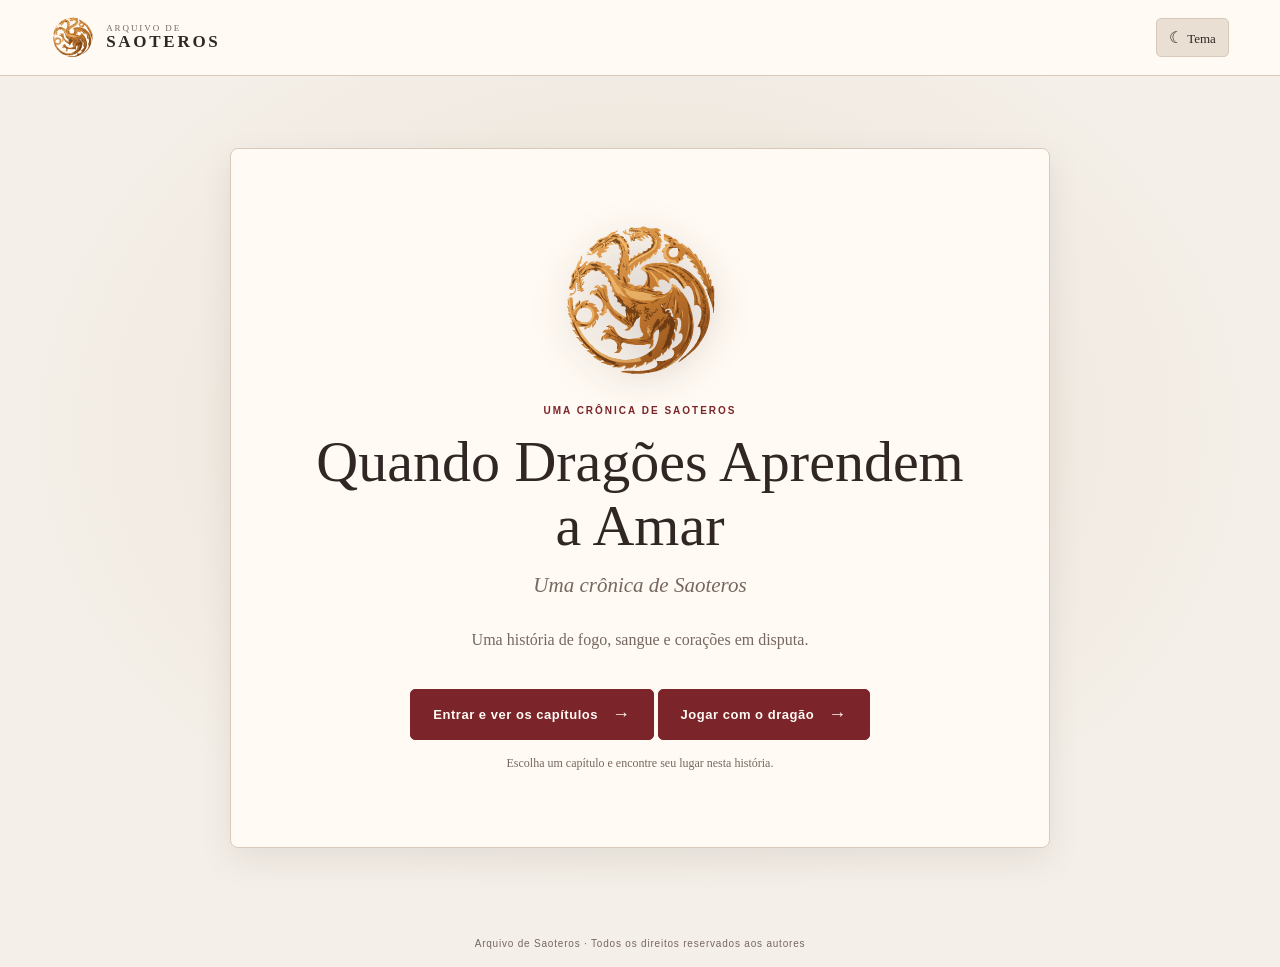
<file: saoteros_fic/index.html>
<!doctype html>
<html lang="pt-BR">
  <head>
    <meta charset="UTF-8" />
    <meta name="viewport" content="width=device-width, initial-scale=1.0" />
    <meta name="theme-color" content="#241719" />
    <meta
      name="description"
      content="Entre no Arquivo de Saoteros e leia Quando Dragões Aprendem a Amar."
    />
    <title>Arquivo de Saoteros</title>
    <link rel="icon" href="assets/targaryen-sigil.svg" type="image/svg+xml" />
    <link rel="stylesheet" href="styles.css" />
  </head>
  <body class="home-page">
    <header class="site-header">
      <a class="brand" href="index.html" aria-label="Página inicial">
        <img src="assets/targaryen-sigil.svg" alt="" class="sigil" />
        <span><small>ARQUIVO DE</small><strong>SAOTEROS</strong></span>
      </a>
      <div class="header-actions">
        <button
          id="themeToggle"
          class="icon-button"
          type="button"
          aria-label="Alternar tema"
          title="Alternar tema"
        >
          ☾ <span>Tema</span>
        </button>
      </div>
    </header>

    <main class="home-main">
      <section class="home-card" aria-labelledby="homeTitle">
        <img
          class="home-sigil"
          src="assets/targaryen-sigil.svg"
          alt="Símbolo do Arquivo de Saoteros"
        />
        <p class="eyebrow">UMA CRÔNICA DE SAOTEROS</p>
        <h1 id="homeTitle">Quando Dragões Aprendem a Amar</h1>
        <p class="home-subtitle" id="homeSubtitle">Uma crônica de Saoteros</p>
        <p class="home-summary" id="homeSummary">
          Uma história de fogo, sangue e corações em disputa.
        </p>
        <a class="home-cta" href="chapters.html"
          >Entrar e ver os capítulos <span aria-hidden="true">→</span></a
        >
        <a class="home-cta" href="game.html">
          Jogar com o dragão <span aria-hidden="true">→</span>
        </a>
        <p class="home-note">
          Escolha um capítulo e encontre seu lugar nesta história.
        </p>
      </section>
    </main>
    <footer class="home-footer">
      Arquivo de Saoteros · Todos os direitos reservados aos autores
    </footer>

    <script src="story.js"></script>
    <script src="home.js"></script>
  </body>
</html>
</file>
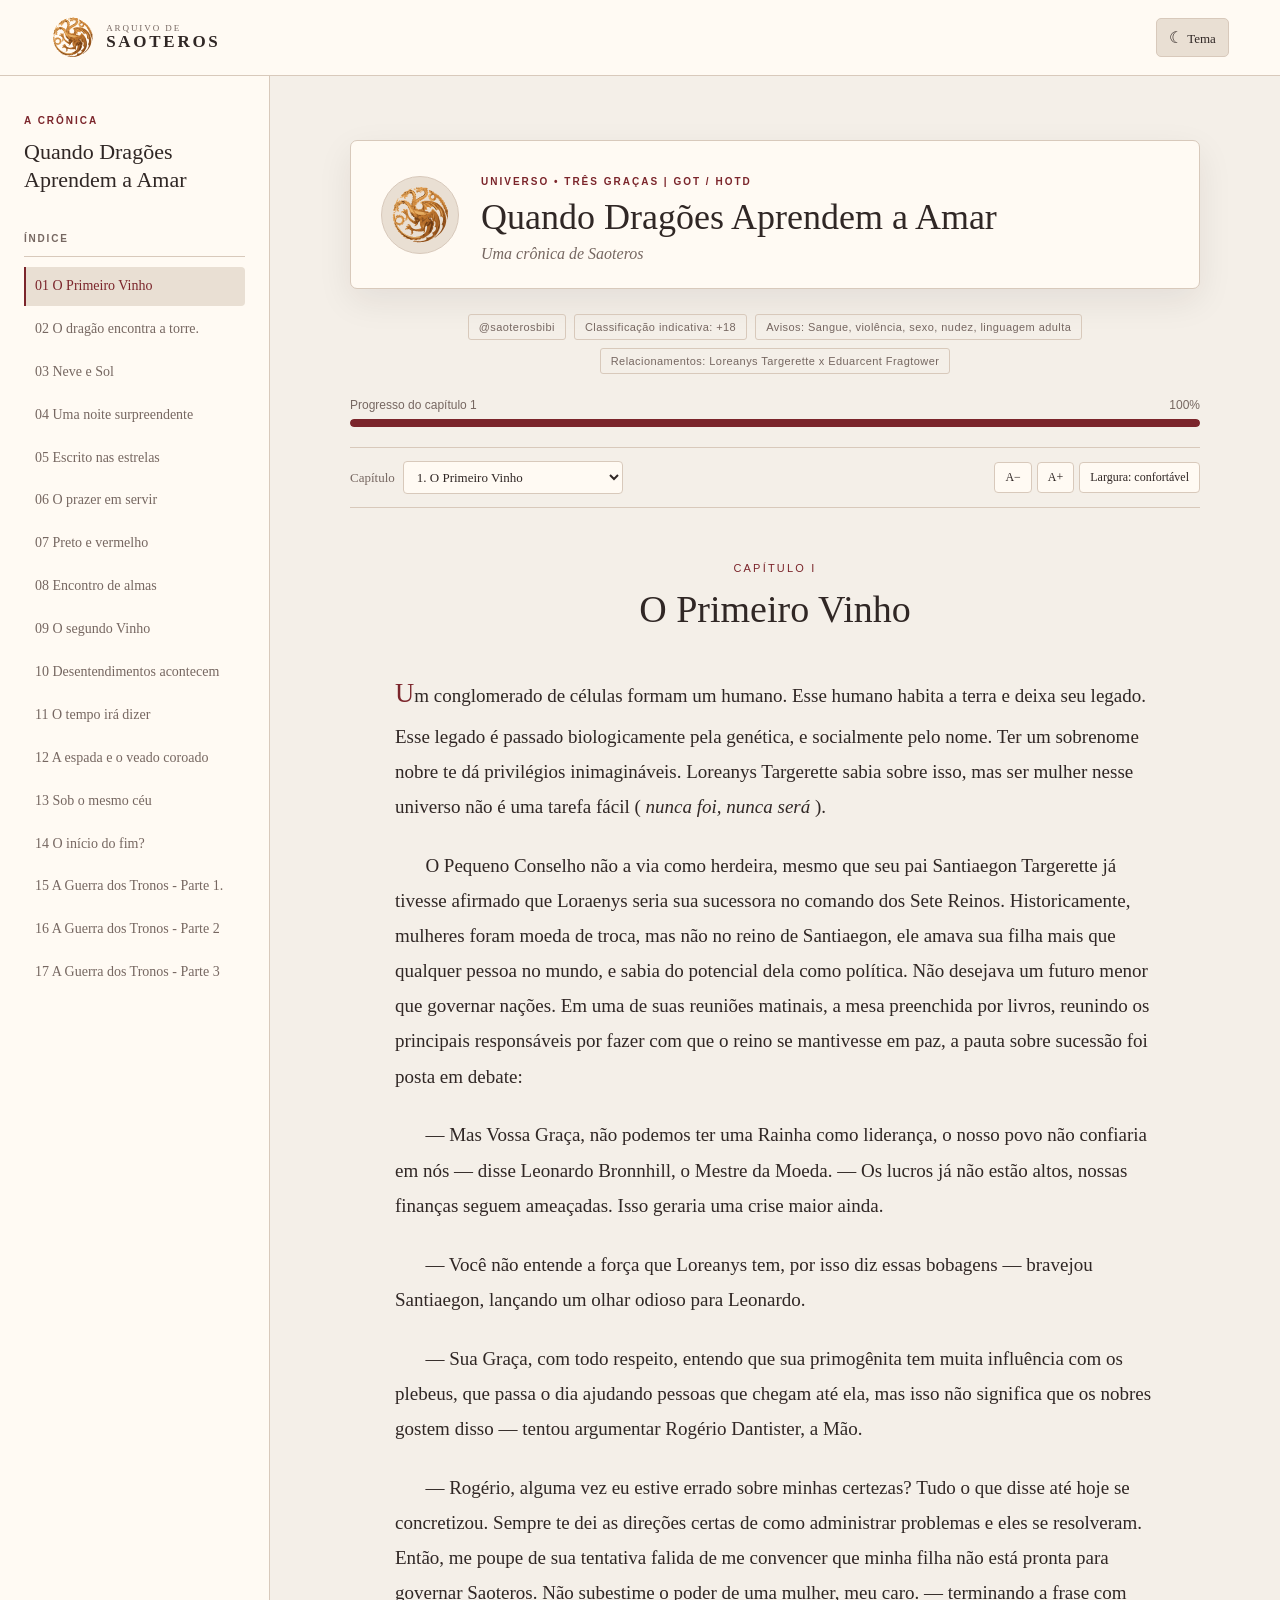
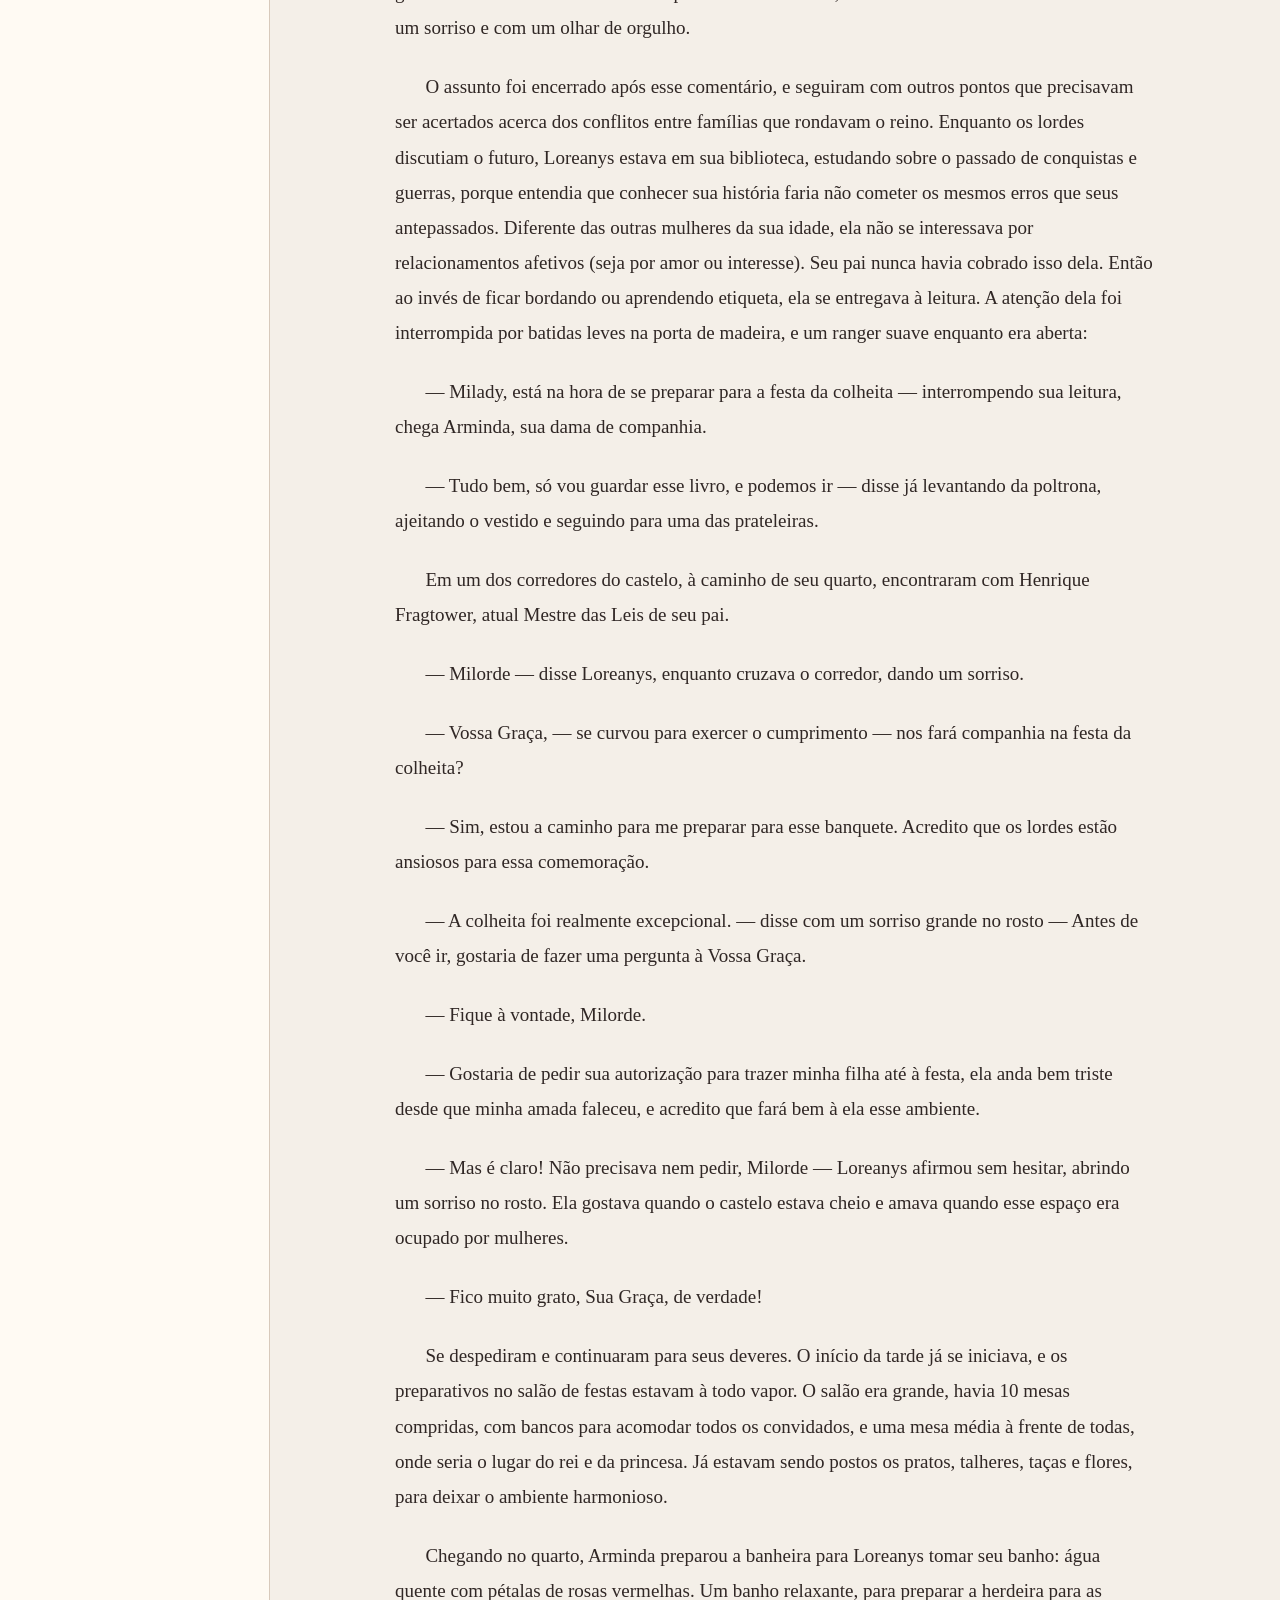
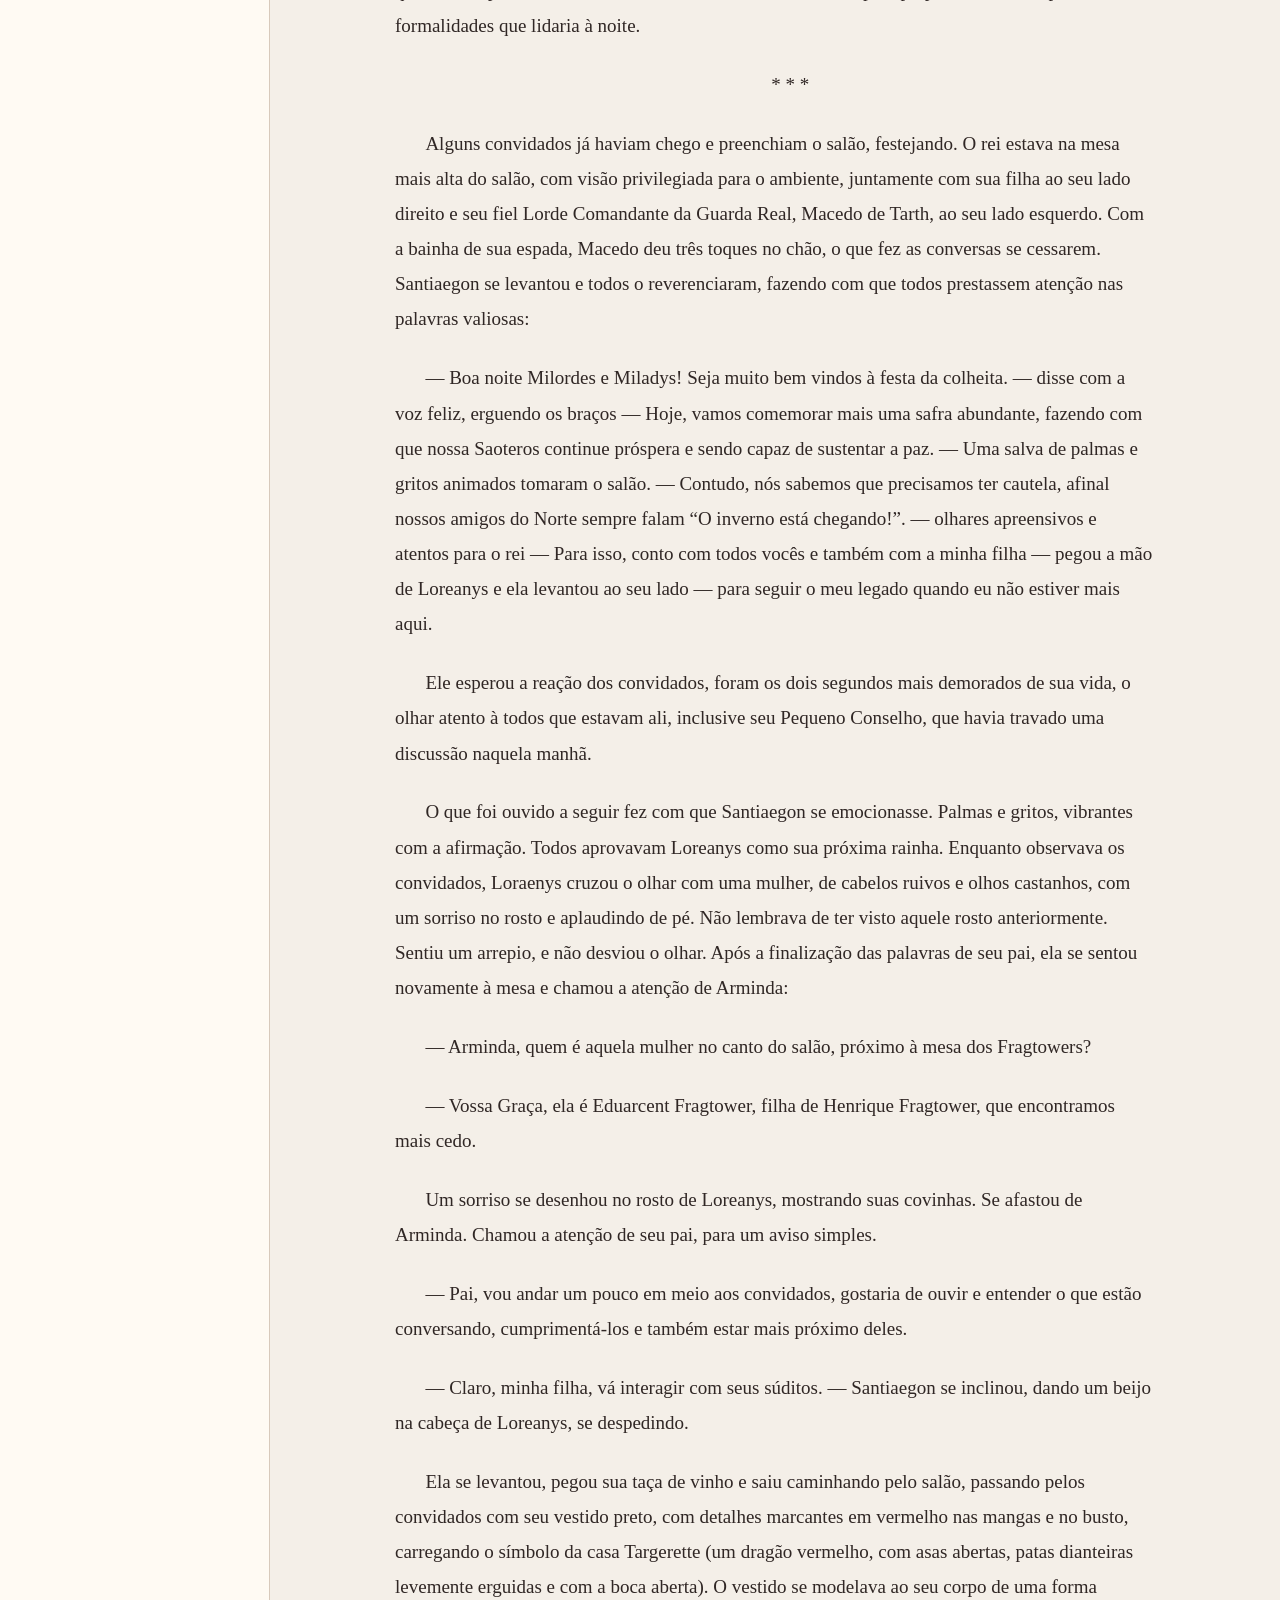
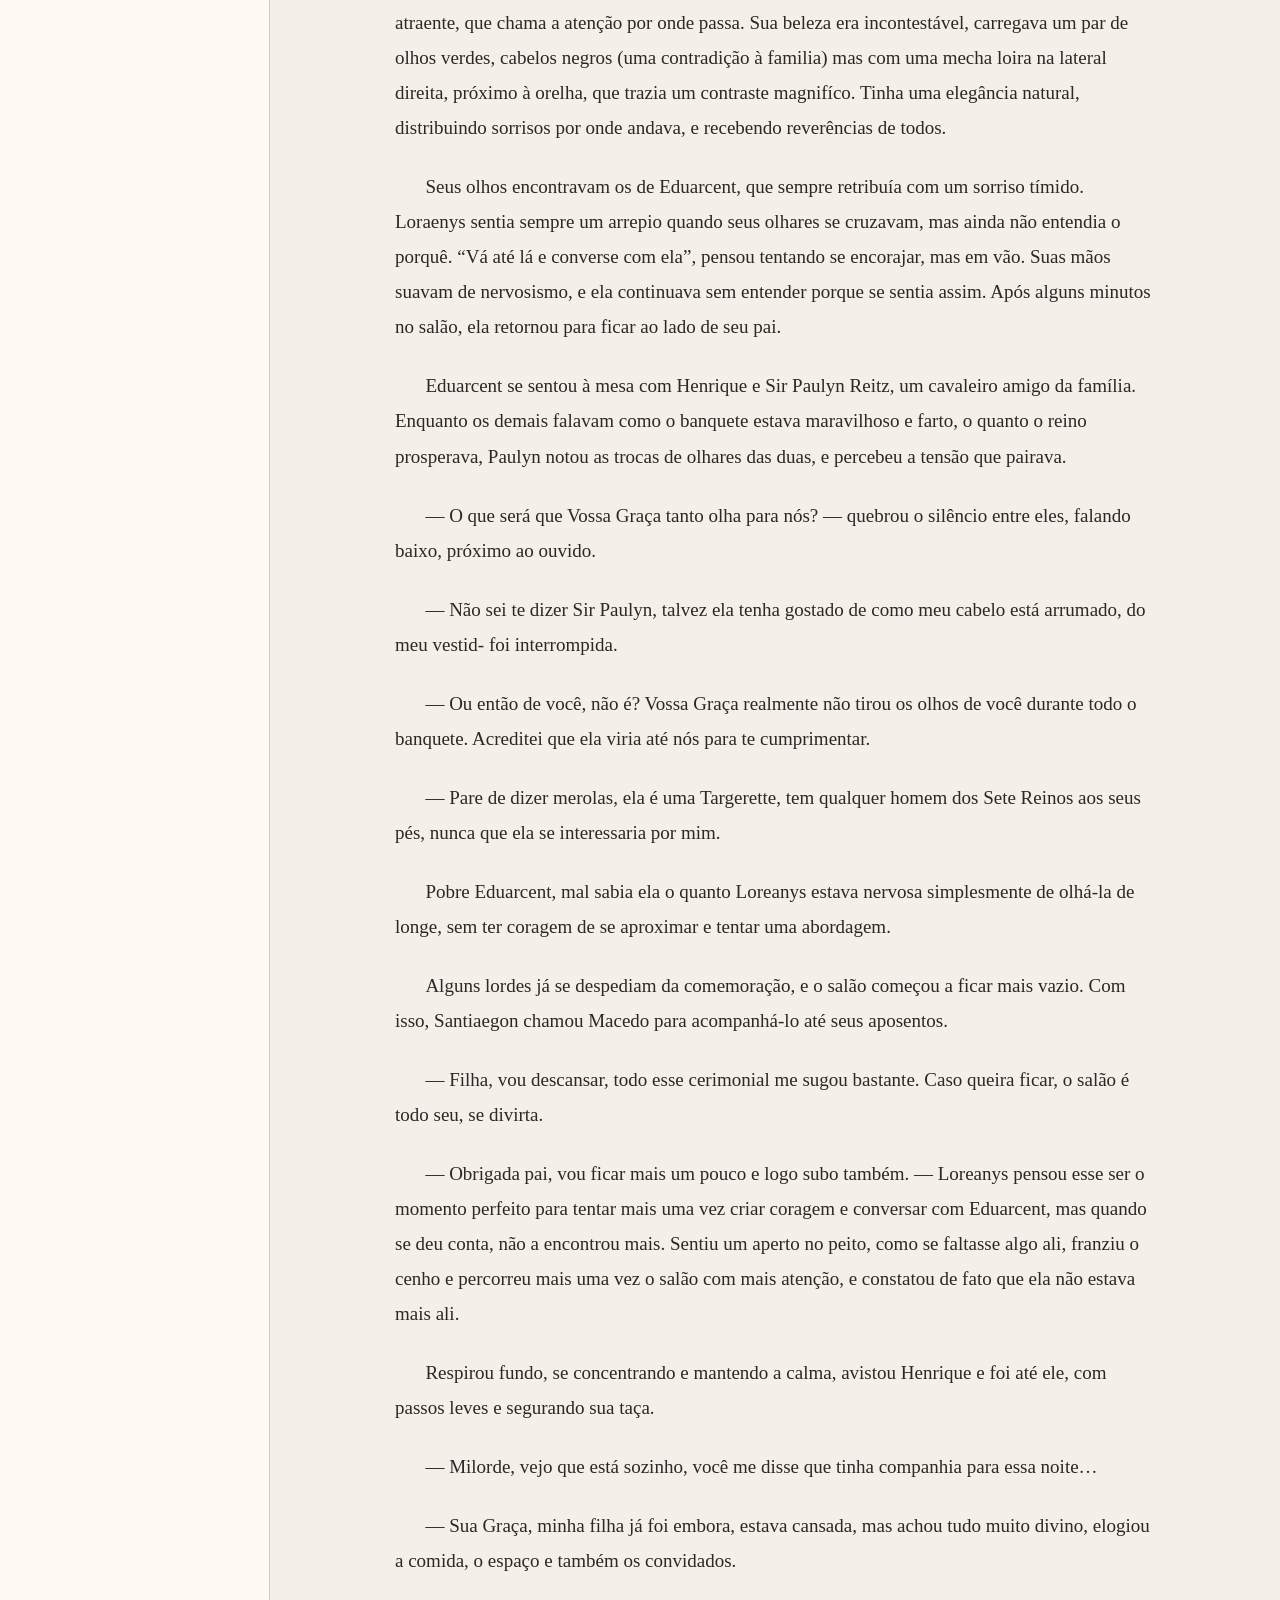
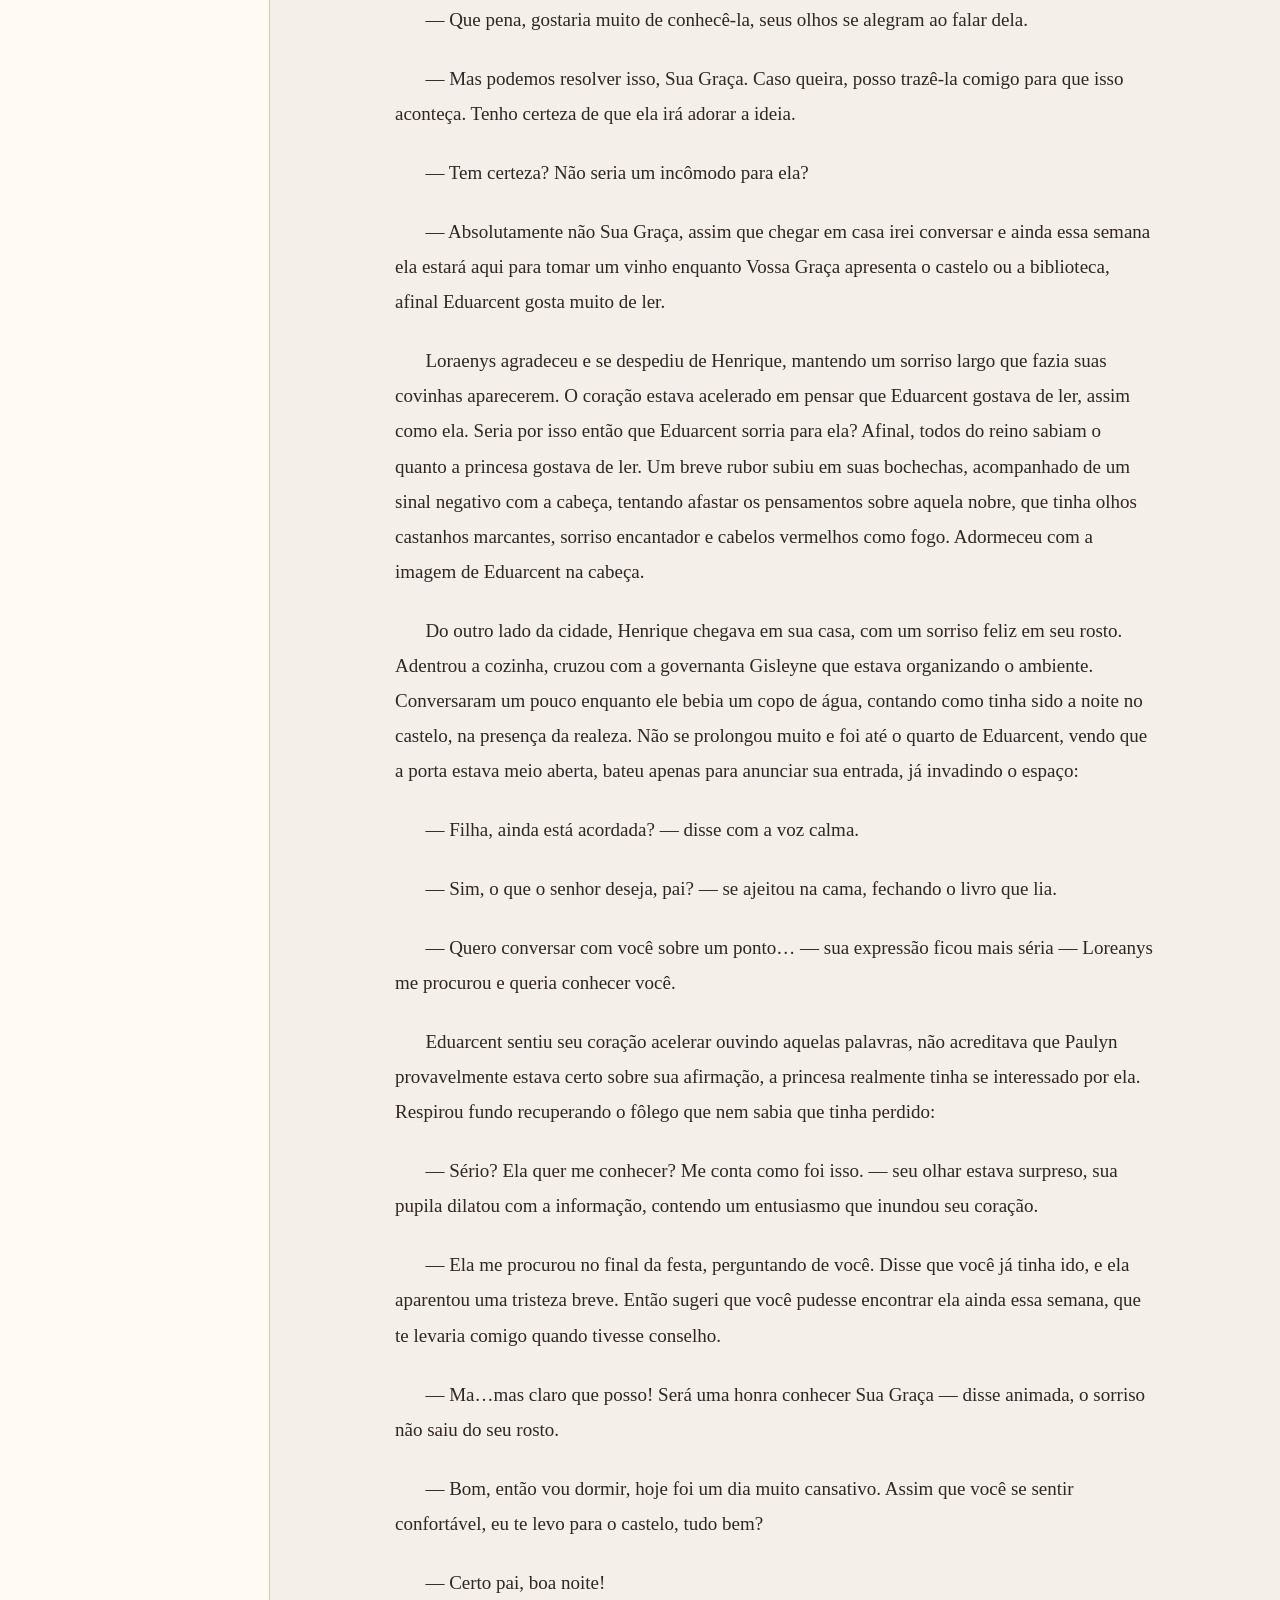
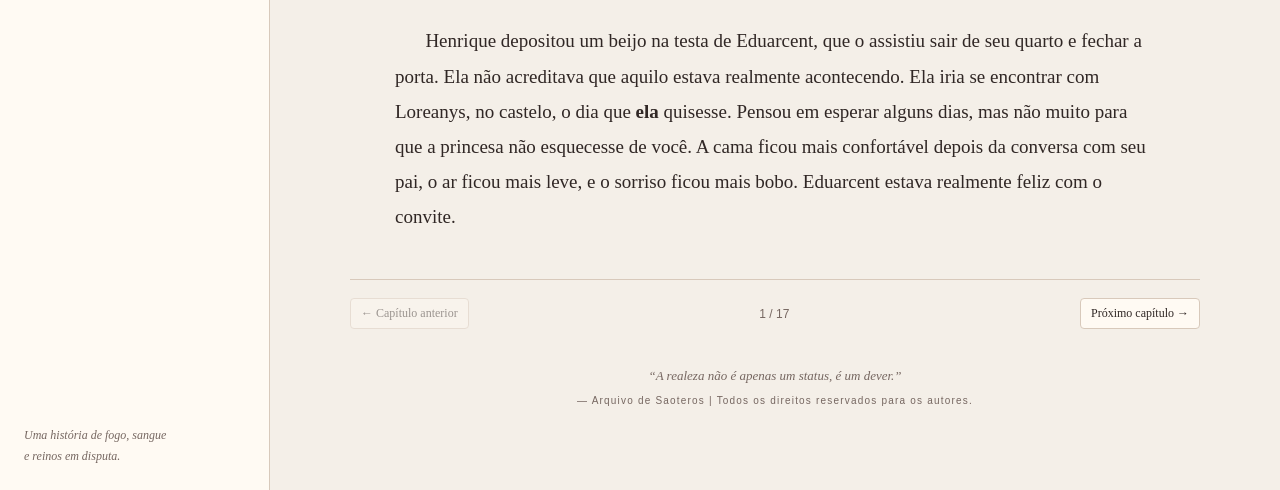
<file: saoteros_fic/chapters.html>
<!DOCTYPE html>
<html lang="pt-BR">
<head>
  <meta charset="UTF-8">
  <meta name="viewport" content="width=device-width, initial-scale=1.0">
  <meta name="theme-color" content="#241719">
  <meta name="description" content="Leia Quando Dragões Aprendem a Amar no Arquivo de Saoteros.">
  <title>Capítulos — Arquivo de Saoteros</title>
  <link rel="icon" href="assets/targaryen-sigil.svg" type="image/svg+xml">
  <link rel="stylesheet" href="styles.css">
</head>
<body>
  <header class="site-header">
    <a class="brand" href="index.html" aria-label="Voltar à página inicial">
      <img src="assets/targaryen-sigil.svg" alt="" class="sigil">
      <span><small>ARQUIVO DE</small><strong>SAOTEROS</strong></span>
    </a>
    <div class="header-actions">
      <button id="themeToggle" class="icon-button" type="button" aria-label="Alternar tema" title="Alternar tema">☾ <span>Tema</span></button>
      <button id="contentsToggle" class="icon-button mobile-only" type="button" aria-expanded="false">☰ <span>Capítulos</span></button>
    </div>
  </header>

  <main class="layout">
    <aside class="sidebar" id="sidebar">
      <div class="sidebar-heading">
        <span class="eyebrow">A CRÔNICA</span>
        <h2 id="sidebarTitle">Quando Dragões<br>Aprendem a Amar</h2>
      </div>
      <nav aria-label="Capítulos">
        <h3>ÍNDICE</h3>
        <ol id="chapterList" class="chapter-list"></ol>
      </nav>
      <div class="sidebar-foot">Uma história de fogo, sangue<br>e reinos em disputa.</div>
    </aside>

    <section class="reading-area">
      <div class="story-banner">
        <div class="banner-symbol"><img src="assets/targaryen-sigil.svg" alt="Emblema estilizado de dragão de três cabeças"></div>
        <div>
          <p class="eyebrow" id="storyFandom">UNIVERSO • TRÊS GRAÇAS | GOT / HOTD</p>
          <h1 id="storyTitle">Quando Dragões Aprendem a Amar</h1>
          <p class="story-subtitle" id="storySubtitle">Uma crônica de Saoteros</p>
        </div>
      </div>

      <div class="story-meta" id="storyMeta"></div>
      <section class="reading-progress" aria-label="Progresso do capítulo atual">
        <div class="reading-progress-label">
          <span id="readingProgressLabel">Progresso deste capítulo</span>
          <span id="readingProgressValue">0%</span>
        </div>
        <progress id="readingProgressBar" max="100" value="0" aria-label="Progresso do capítulo atual">0%</progress>
      </section>
      <div class="reader-toolbar">
        <div class="chapter-select-wrap">
          <label for="chapterSelect">Capítulo</label>
          <select id="chapterSelect"></select>
        </div>
        <div class="reading-controls">
          <button id="fontDown" type="button" aria-label="Diminuir fonte">A−</button>
          <button id="fontUp" type="button" aria-label="Aumentar fonte">A+</button>
          <button id="widthToggle" type="button" aria-pressed="false">Largura: confortável</button>
        </div>
      </div>

      <article class="chapter">
        <div class="chapter-kicker" id="chapterKicker">CAPÍTULO I</div>
        <h2 id="chapterTitle">Prólogo</h2>
        <div class="chapter-content" id="chapterContent"></div>
      </article>

      <nav class="chapter-navigation" aria-label="Navegação entre capítulos">
        <button id="prevChapter" type="button">← Capítulo anterior</button>
        <span id="chapterCounter">1 / 1</span>
        <button id="nextChapter" type="button">Próximo capítulo →</button>
      </nav>
      <footer class="reader-footer">“A realeza não é apenas um status, é um dever.”<br><span>— Arquivo de Saoteros | Todos os direitos reservados para os autores.</span></footer>
    </section>
  </main> 
  <script src="story.js"></script>
  <script src="app.js"></script>
</body>
</html>
</file>
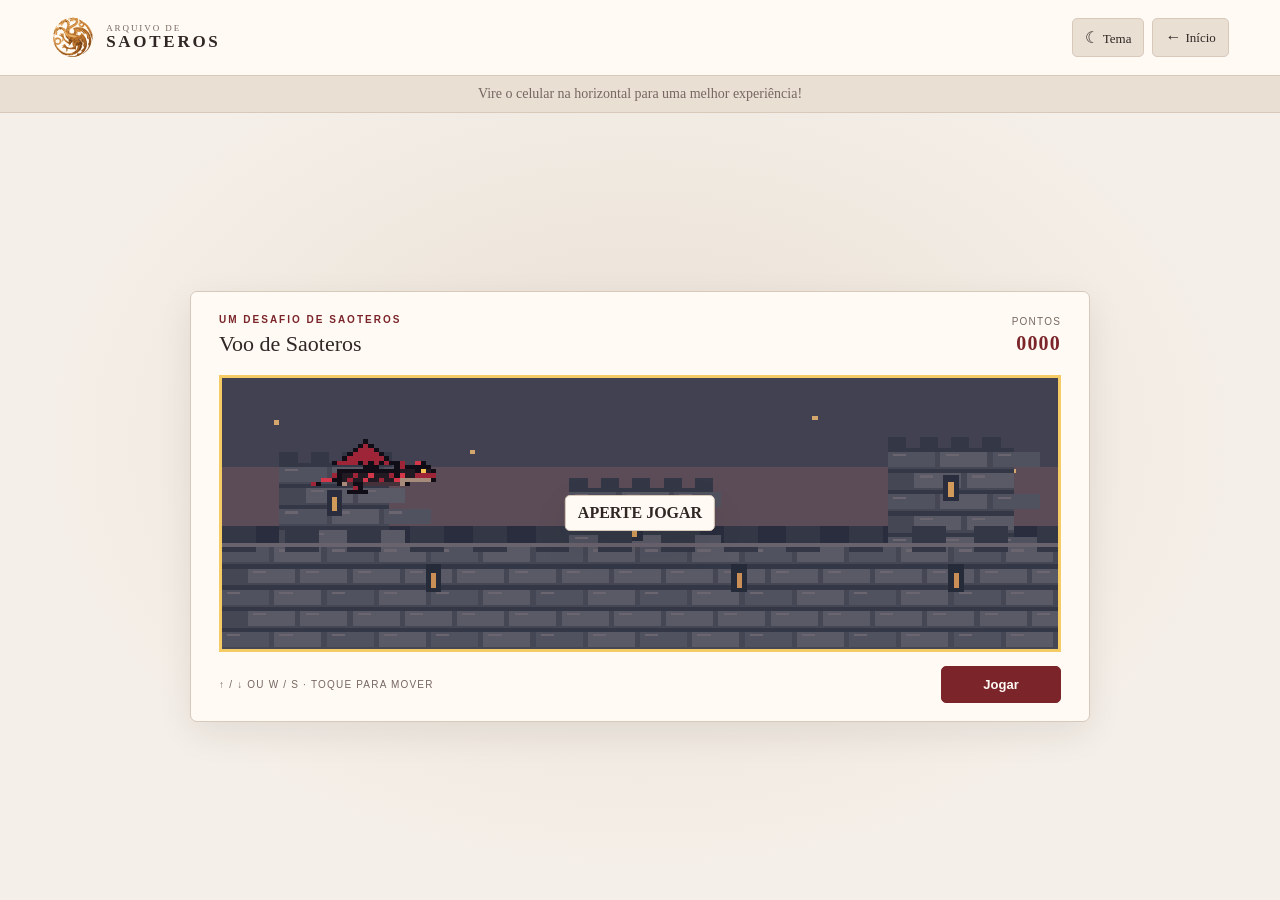
<file: saoteros_fic/game.html>
<!doctype html>
<html lang="pt-BR">
  <head>
    <meta charset="UTF-8" />
    <meta name="viewport" content="width=device-width, initial-scale=1.0" />
    <meta name="theme-color" content="#241719" />
    <meta
      name="description"
      content="Jogue Voo de Saoteros e guie o dragão pelos pilares da muralha."
    />
    <title>Voo de Saoteros — Arquivo de Saoteros</title>
    <link rel="icon" href="assets/targaryen-sigil.svg" type="image/svg+xml" />
    <link rel="stylesheet" href="styles.css" />
  </head>
  <body class="game-page">
    <header class="site-header">
      <a class="brand" href="index.html" aria-label="Voltar à página inicial">
        <img src="assets/targaryen-sigil.svg" alt="" class="sigil" />
        <span><small>ARQUIVO DE</small><strong>SAOTEROS</strong></span>
      </a>
      <div class="header-actions">
        <button
          id="themeToggle"
          class="icon-button"
          type="button"
          aria-label="Alternar tema"
          title="Alternar tema"
        >
          ☾ <span>Tema</span>
        </button>
        <a
          class="icon-button game-home-link"
          href="index.html"
          aria-label="Voltar à página inicial"
        >
          ← <span>Início</span>
        </a>
      </div>
    </header>
    <p class="orientation-note">
      Vire o celular na horizontal para uma melhor experiência!
    </p>
    <main class="game-main">
      <section class="dragon-game" aria-labelledby="gameTitle">
        <div class="game-heading">
          <div>
            <p class="eyebrow">UM DESAFIO DE SAOTEROS</p>
            <h1 id="gameTitle">Voo de Saoteros</h1>
          </div>
          <p class="game-score" aria-live="polite">
            PONTOS <strong id="gameScore">0000</strong>
          </p>
        </div>
        <div class="game-board" id="gameBoard">
          <canvas
            id="dragonCanvas"
            aria-label="Jogo de voo: mova o dragão para cima ou para baixo e atravesse as aberturas"
          ></canvas>
          <div class="game-message" id="gameMessage" aria-live="polite">
            APERTE JOGAR
          </div>
        </div>
        <div class="game-controls">
          <span>↑ / ↓ OU W / S · TOQUE PARA MOVER</span>
          <button class="game-button" id="gameButton" type="button">
            Jogar
          </button>
        </div>
      </section>
    </main>
    <script src="dragon-game.js"></script>
  </body>
</html>
</file>
<file: saoteros_fic/styles.css>
:root {
  --bg: #f4efe8;
  --surface: #fffaf3;
  --surface-2: #e9dfd3;
  --text: #302725;
  --muted: #766761;
  --accent: #7b252b;
  --accent-2: #a44b40;
  --border: #d8c9bb;
  --shadow: 0 12px 35px rgba(44, 23, 22, 0.08);
  --reader-size: 19px;
}
[data-theme="dark"] {
  --bg: #171314;
  --surface: #211a1b;
  --surface-2: #2b2223;
  --text: #e8ddd1;
  --muted: #b5a39a;
  --accent: #c16a61;
  --accent-2: #df9587;
  --border: #493637;
  --shadow: 0 12px 35px rgba(0, 0, 0, 0.2);
}
* {
  box-sizing: border-box;
}
html {
  scroll-behavior: smooth;
}
body {
  margin: 0;
  background: var(--bg);
  color: var(--text);
  font-family: Georgia, "Times New Roman", serif;
  transition:
    background 0.2s,
    color 0.2s;
}
button,
select {
  font: inherit;
}
button {
  cursor: pointer;
}
.site-header {
  height: 76px;
  display: flex;
  justify-content: space-between;
  align-items: center;
  padding: 0 clamp(18px, 4vw, 56px);
  background: var(--surface);
  border-bottom: 1px solid var(--border);
}
.brand {
  display: flex;
  gap: 12px;
  align-items: center;
  color: var(--text);
  text-decoration: none;
}
.sigil {
  width: 43px;
  height: 43px;
}
.brand span {
  display: flex;
  flex-direction: column;
  line-height: 1.05;
  letter-spacing: 0.12em;
}
.brand small {
  font-size: 9px;
  color: var(--muted);
}
.brand strong {
  font-size: 17px;
  letter-spacing: 0.16em;
}
.header-actions {
  display: flex;
  gap: 8px;
}
.icon-button {
  border: 1px solid var(--border);
  background: var(--surface-2);
  color: var(--text);
  padding: 9px 12px;
  border-radius: 5px;
}
.icon-button span {
  font-size: 13px;
}
.mobile-only {
  display: none;
}
.layout {
  display: grid;
  grid-template-columns: 270px minmax(0, 1fr);
  max-width: 1440px;
  margin: 0 auto;
  min-height: calc(100vh - 76px);
}
.sidebar {
  background: var(--surface);
  border-right: 1px solid var(--border);
  padding: 34px 24px 24px;
  display: flex;
  flex-direction: column;
}
.eyebrow {
  color: var(--accent);
  font-size: 10px;
  letter-spacing: 0.2em;
  font-family: Arial, sans-serif;
  font-weight: bold;
}
.sidebar-heading h2 {
  font-size: 22px;
  font-weight: normal;
  line-height: 1.25;
  margin: 10px 0 30px;
}
.sidebar nav h3 {
  font-family: Arial, sans-serif;
  font-size: 10px;
  letter-spacing: 0.18em;
  color: var(--muted);
  border-bottom: 1px solid var(--border);
  padding-bottom: 12px;
}
.chapter-list {
  list-style: none;
  padding: 0;
  margin: 0;
}
.chapter-list li {
  margin: 4px 0;
}
.chapter-list button {
  width: 100%;
  text-align: left;
  background: transparent;
  border: 0;
  border-left: 2px solid transparent;
  color: var(--muted);
  padding: 10px 9px;
  font-size: 14px;
  line-height: 1.35;
  border-radius: 0 4px 4px 0;
}
.chapter-list button:hover {
  color: var(--text);
  background: var(--surface-2);
}
.chapter-list button.active {
  border-left-color: var(--accent);
  color: var(--accent);
  background: var(--surface-2);
}
.sidebar-foot {
  margin-top: auto;
  padding-top: 30px;
  color: var(--muted);
  font-size: 12px;
  line-height: 1.7;
  font-style: italic;
}
.home-page {
  min-height: 100vh;
  display: flex;
  flex-direction: column;
}
.home-main {
  flex: 1;
  display: grid;
  grid-template-columns: minmax(0, 1fr);
  place-items: center;
  padding: clamp(24px, 6vw, 72px);
  background: radial-gradient(
    ellipse at 50% 42%,
    var(--surface-2),
    var(--bg) 68%
  );
}
.home-card {
  width: min(100%, 820px);
  padding: clamp(34px, 7vw, 76px);
  text-align: center;
  background: var(--surface);
  border: 1px solid var(--border);
  border-radius: 8px;
  box-shadow: var(--shadow);
}
.home-sigil {
  width: clamp(108px, 17vw, 160px);
  height: auto;
  margin: 0 auto 24px;
  filter: drop-shadow(0 8px 18px rgba(44, 23, 22, 0.18));
}
.home-card > .eyebrow {
  margin: 0 0 14px;
}
.home-card h1 {
  max-width: 680px;
  margin: 0 auto;
  font-size: clamp(34px, 6vw, 58px);
  font-weight: normal;
  line-height: 1.1;
}
.home-subtitle {
  margin: 16px 0 0;
  color: var(--muted);
  font-style: italic;
  font-size: clamp(17px, 2vw, 21px);
}
.home-summary {
  max-width: 530px;
  margin: 28px auto 0;
  color: var(--muted);
  font-size: 16px;
  line-height: 1.8;
}
.home-cta {
  display: inline-flex;
  align-items: center;
  gap: 14px;
  margin: 34px auto 0;
  padding: 14px 22px;
  background: var(--accent);
  color: #fffaf3;
  border: 1px solid var(--accent);
  border-radius: 5px;
  text-decoration: none;
  font:
    bold 13px Arial,
    sans-serif;
  letter-spacing: 0.04em;
  transition:
    background 0.2s,
    transform 0.2s;
}
.home-cta:hover {
  background: var(--accent-2);
  transform: translateY(-2px);
}
.home-cta:focus-visible {
  outline: 3px solid var(--accent-2);
  outline-offset: 3px;
}
.home-cta span {
  font-size: 18px;
}
.home-note {
  margin: 16px 0 0;
  color: var(--muted);
  font-size: 12px;
}
.dragon-game {
  width: min(100%, 820px);
  margin: 0 auto;
  padding: 22px clamp(16px, 3vw, 28px) 18px;
  background: var(--surface);
  color: var(--text);
  border: 1px solid var(--border);
  border-radius: 7px;
  box-shadow: var(--shadow);
}
.game-heading,
.game-controls {
  display: flex;
  align-items: center;
  justify-content: space-between;
  gap: 16px;
}
.game-heading .eyebrow {
  margin: 0 0 6px;
  color: var(--accent);
}
.game-heading h1 {
  margin: 0;
  color: var(--text);
  font:
    normal 22px Georgia,
    "Times New Roman",
    serif;
}
.game-score {
  margin: 0;
  color: var(--muted);
  font:
    10px Arial,
    sans-serif;
  letter-spacing: 0.12em;
}
.game-score strong {
  display: block;
  margin-top: 5px;
  color: var(--accent);
  font:
    bold 20px Georgia,
    serif;
  letter-spacing: 0.06em;
  text-align: right;
}
.game-board {
  position: relative;
  width: 100%;
  min-width: 0;
  margin-top: 18px;
  overflow: hidden;
  border: 3px solid #f4cb64;
  border-radius: 0;
  background: #20204a;
  aspect-ratio: 820 / 270;
  min-height: 0;
  image-rendering: pixelated;
}
.game-board canvas {
  display: block;
  width: 100%;
  height: 100%;
  image-rendering: pixelated;
  touch-action: none;
}
.game-message {
  position: absolute;
  top: 50%;
  left: 50%;
  transform: translate(-50%, -50%);
  padding: 8px 12px;
  display: grid;
  place-items: center;
  border: 1px solid var(--border);
  border-radius: 5px;
  background: var(--surface);
  color: var(--text);
  font:
    bold clamp(11px, 2.4vw, 16px) Georgia,
    "Times New Roman",
    serif;
  white-space: nowrap;
  box-shadow: var(--shadow);
  pointer-events: none;
}
.game-message.is-hidden {
  display: none;
}
.game-message.is-ending {
  top: 6px;
  transform: translateX(-50%);
  padding: 3px 8px;
}
.game-controls {
  margin-top: 14px;
  color: var(--muted);
  font:
    10px Arial,
    sans-serif;
  letter-spacing: 0.12em;
}
.game-button {
  min-width: 120px;
  padding: 10px 18px;
  border: 1px solid var(--accent);
  border-radius: 5px;
  background: var(--accent);
  color: #fffaf3;
  font:
    bold 13px Arial,
    sans-serif;
  white-space: nowrap;
  transition:
    background 0.2s,
    transform 0.2s;
}
.game-button:hover {
  background: var(--accent-2);
  transform: translateY(-2px);
}
.game-button:focus-visible {
  outline: 3px solid var(--accent-2);
  outline-offset: 3px;
}
.game-page {
  min-height: 100vh;
  display: flex;
  flex-direction: column;
}
.game-main {
  flex: 1;
  display: grid;
  grid-template-columns: minmax(0, 1fr);
  place-items: center;
  padding: clamp(24px, 6vw, 72px);
  background: radial-gradient(
    ellipse at 50% 42%,
    var(--surface-2),
    var(--bg) 68%
  );
}
.game-main .dragon-game {
  width: min(100%, 900px);
}
.game-home-link {
  color: var(--text);
  text-decoration: none;
}
.game-home-link:hover {
  border-color: var(--accent);
  color: var(--accent);
}
.orientation-note {
  margin: 0;
  padding: 10px 18px;
  border-bottom: 1px solid var(--border);
  background: var(--surface-2);
  color: var(--muted);
  font:
    14px Georgia,
    "Times New Roman",
    serif;
  text-align: center;
}
.home-footer {
  padding: 18px;
  color: var(--muted);
  text-align: center;
  font:
    10px Arial,
    sans-serif;
  letter-spacing: 0.08em;
}
.reading-area {
  padding: clamp(24px, 5vw, 64px);
  min-width: 0;
}
.story-banner {
  display: flex;
  align-items: center;
  gap: 22px;
  max-width: 850px;
  margin: 0 auto 25px;
  padding: 25px 30px;
  background: var(--surface);
  border: 1px solid var(--border);
  border-radius: 7px;
  box-shadow: var(--shadow);
}
.banner-symbol {
  width: 78px;
  min-width: 78px;
  height: 78px;
  display: grid;
  place-items: center;
  border: 1px solid var(--border);
  border-radius: 50%;
  background: var(--surface-2);
}
.banner-symbol img {
  width: 60px;
  height: 60px;
}
.story-banner h1 {
  margin: 8px 0 7px;
  font-size: clamp(24px, 3vw, 36px);
  font-weight: normal;
  line-height: 1.15;
}
.story-subtitle {
  color: var(--muted);
  margin: 0;
  font-style: italic;
}
.story-meta {
  display: flex;
  flex-wrap: wrap;
  gap: 8px;
  justify-content: center;
  max-width: 850px;
  margin: 0 auto 24px;
}
.meta-chip {
  border: 1px solid var(--border);
  color: var(--muted);
  border-radius: 3px;
  padding: 6px 10px;
  font:
    11px Arial,
    sans-serif;
  letter-spacing: 0.04em;
}
.reading-progress {
  max-width: 850px;
  margin: 0 auto 20px;
}
.reading-progress-label {
  display: flex;
  justify-content: space-between;
  margin-bottom: 7px;
  color: var(--muted);
  font:
    12px Arial,
    sans-serif;
}
.reading-progress progress {
  display: block;
  width: 100%;
  height: 8px;
  overflow: hidden;
  appearance: none;
  border: 0;
  border-radius: 8px;
  background: var(--surface-2);
}
.reading-progress progress::-webkit-progress-bar {
  background: var(--surface-2);
  border-radius: 8px;
}
.reading-progress progress::-webkit-progress-value {
  background: var(--accent);
  border-radius: 8px;
  transition: width 0.2s ease;
}
.reading-progress progress::-moz-progress-bar {
  background: var(--accent);
  border-radius: 8px;
}
.reader-toolbar {
  max-width: 850px;
  margin: 0 auto;
  display: flex;
  justify-content: space-between;
  align-items: center;
  gap: 12px;
  padding: 13px 0;
  border-top: 1px solid var(--border);
  border-bottom: 1px solid var(--border);
}
.chapter-select-wrap {
  display: flex;
  align-items: center;
  gap: 8px;
  color: var(--muted);
  font-size: 13px;
}
select {
  background: var(--surface);
  color: var(--text);
  border: 1px solid var(--border);
  padding: 7px 9px;
  border-radius: 4px;
  max-width: 230px;
}
.reading-controls {
  display: flex;
  gap: 5px;
}
.reading-controls button,
.chapter-navigation button {
  background: var(--surface);
  color: var(--text);
  border: 1px solid var(--border);
  border-radius: 4px;
  padding: 7px 10px;
  font-size: 12px;
}
.reading-controls button:hover,
.chapter-navigation button:hover {
  border-color: var(--accent);
  color: var(--accent);
}
.chapter {
  max-width: 760px;
  margin: 54px auto 35px;
}
.wide-reader .chapter {
  max-width: 980px;
}
.chapter-kicker {
  text-align: center;
  color: var(--accent);
  font:
    11px Arial,
    sans-serif;
  letter-spacing: 0.2em;
}
.chapter h2 {
  text-align: center;
  font-size: clamp(27px, 3vw, 38px);
  font-weight: normal;
  margin: 13px 0 38px;
}
.chapter-content {
  font-size: var(--reader-size);
  line-height: 1.85;
}
.chapter-content p {
  margin: 0 0 1.25em;
  text-indent: 1.6em;
}
.chapter-content p:first-child {
  text-indent: 0;
}
.chapter-content p:first-child:first-letter {
  font-size: 1.4em;
  color: var(--accent);
}
.chapter-content h3 {
  font-weight: normal;
  text-align: center;
  margin: 2em 0 1em;
  color: var(--accent);
}
.chapter-content blockquote {
  margin: 1.5em 2em;
  color: var(--muted);
  font-style: italic;
  border-left: 2px solid var(--accent);
  padding-left: 1em;
}
.chapter-navigation {
  max-width: 850px;
  margin: 45px auto 0;
  display: flex;
  align-items: center;
  justify-content: space-between;
  gap: 10px;
  border-top: 1px solid var(--border);
  padding-top: 18px;
}
.chapter-navigation span {
  color: var(--muted);
  font:
    12px Arial,
    sans-serif;
}
.reader-footer {
  text-align: center;
  color: var(--muted);
  font-style: italic;
  font-size: 13px;
  line-height: 1.8;
  padding: 35px 0 15px;
}
.reader-footer span {
  font:
    10px Arial,
    sans-serif;
  letter-spacing: 0.12em;
}
@media (max-width: 800px) {
  .layout {
    grid-template-columns: 1fr;
  }
  .sidebar {
    display: none;
    position: absolute;
    z-index: 5;
    left: 0;
    right: 0;
    top: 76px;
    max-height: 70vh;
    overflow: auto;
    border-right: 0;
    border-bottom: 1px solid var(--border);
    box-shadow: var(--shadow);
  }
  .sidebar.open {
    display: flex;
  }
  .mobile-only {
    display: inline-block;
  }
  .reading-area {
    padding: 22px 16px;
  }
  .story-banner {
    padding: 20px;
    gap: 14px;
  }
  .banner-symbol {
    width: 58px;
    min-width: 58px;
    height: 58px;
  }
  .banner-symbol img {
    width: 46px;
    height: 46px;
  }
  .reader-toolbar {
    align-items: flex-start;
    flex-direction: column;
  }
  .reading-controls {
    flex-wrap: wrap;
  }
  .chapter {
    margin-top: 38px;
  }
  .chapter-navigation button {
    max-width: 44%;
  }
}
@media (max-width: 430px) {
  .brand strong {
    font-size: 14px;
  }
  .brand .sigil {
    width: 35px;
    height: 35px;
  }
  .story-banner {
    align-items: flex-start;
  }
  .banner-symbol {
    display: none;
  }
  .chapter-select-wrap {
    flex-wrap: wrap;
  }
  .dragon-game {
    padding: 19px 14px 15px;
  }
  .game-board {
    aspect-ratio: 820 / 330;
    min-height: 0;
  }
  .game-controls {
    font-size: 9px;
    gap: 8px;
  }
  .game-button {
    min-width: 110px;
    padding: 8px 8px;
    font-size: 10px;
  }
}
</file>
